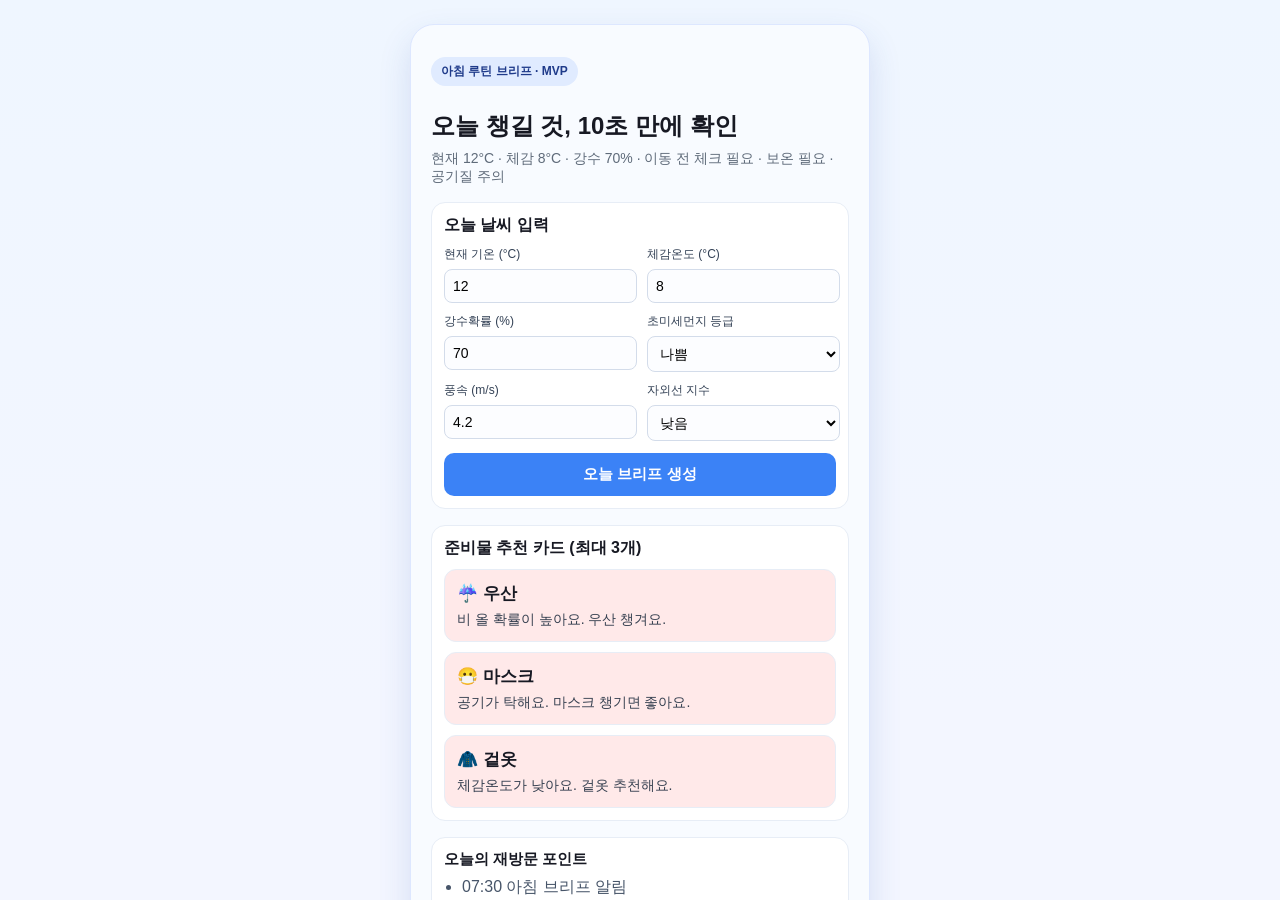
<file: index.html>
<!doctype html>
<html lang="ko">
  <head>
    <meta charset="UTF-8" />
    <meta http-equiv="refresh" content="0; url=./app/index.html" />
    <meta name="viewport" content="width=device-width, initial-scale=1.0" />
    <title>아침 루틴 브리프</title>
  </head>
  <body>
    <p>자동 이동 중입니다. 열리지 않으면 <a href="./app/index.html">여기</a>를 눌러주세요.</p>
  </body>
</html>
</file>
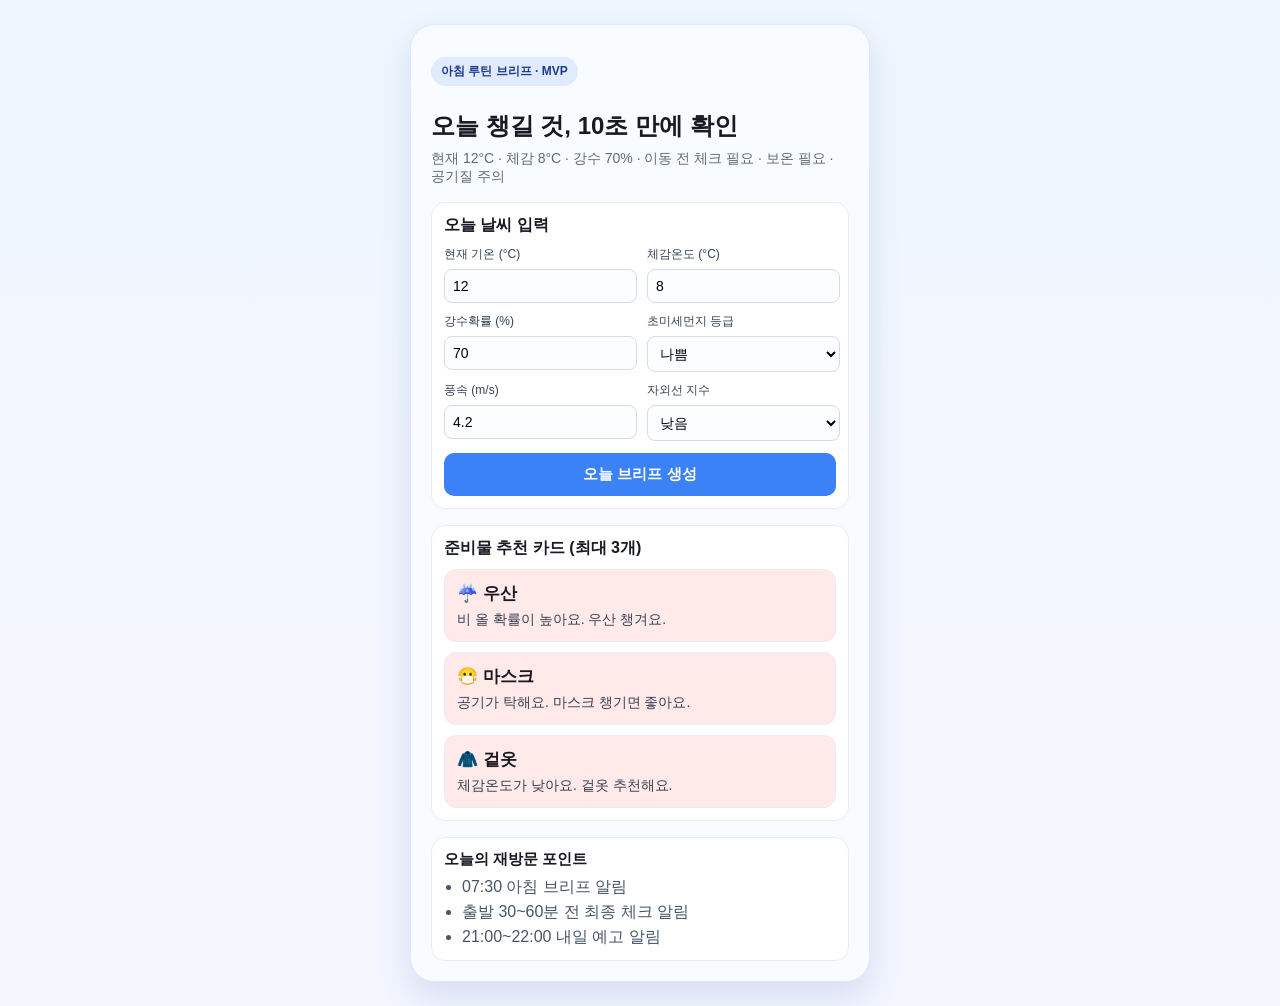
<file: app/index.html>
<!doctype html>
<html lang="ko">
  <head>
    <meta charset="UTF-8" />
    <meta name="viewport" content="width=device-width, initial-scale=1.0" />
    <title>아침 루틴 브리프 - MVP 데모</title>
    <link rel="stylesheet" href="styles.css" />
  </head>
  <body>
    <main class="phone">
      <header class="top">
        <p class="chip">아침 루틴 브리프 · MVP</p>
        <h1>오늘 챙길 것, 10초 만에 확인</h1>
        <p id="summary">데이터를 입력하면 오늘 브리프가 생성됩니다.</p>
      </header>

      <section class="panel" aria-label="날씨 입력">
        <h2>오늘 날씨 입력</h2>
        <div class="grid">
          <label>현재 기온 (°C)
            <input id="temp" type="number" value="12" />
          </label>
          <label>체감온도 (°C)
            <input id="feelsLike" type="number" value="8" />
          </label>
          <label>강수확률 (%)
            <input id="rainChance" type="number" min="0" max="100" value="70" />
          </label>
          <label>초미세먼지 등급
            <select id="dust">
              <option value="good">좋음</option>
              <option value="normal">보통</option>
              <option value="bad" selected>나쁨</option>
              <option value="very-bad">매우 나쁨</option>
            </select>
          </label>
          <label>풍속 (m/s)
            <input id="wind" type="number" min="0" step="0.1" value="4.2" />
          </label>
          <label>자외선 지수
            <select id="uv">
              <option value="low">낮음</option>
              <option value="mid">보통</option>
              <option value="high">높음</option>
              <option value="very-high">매우 높음</option>
            </select>
          </label>
        </div>
        <button id="generate" class="cta">오늘 브리프 생성</button>
      </section>

      <section class="cards-wrap" aria-label="준비물 추천">
        <h2>준비물 추천 카드 (최대 3개)</h2>
        <div id="cards" class="cards"></div>
      </section>

      <section class="touchpoints" aria-label="오늘 터치포인트">
        <h3>오늘의 재방문 포인트</h3>
        <ul>
          <li>07:30 아침 브리프 알림</li>
          <li>출발 30~60분 전 최종 체크 알림</li>
          <li>21:00~22:00 내일 예고 알림</li>
        </ul>
      </section>
    </main>

    <script src="main.js"></script>
  </body>
</html>
</file>
<file: app/styles.css>
:root {
  --bg: #f3f6ff;
  --card: #ffffff;
  --text: #171923;
  --muted: #5f6b7a;
  --safety: #ffe9e9;
  --comfort: #fff6da;
  --behavior: #e8f9ef;
  --primary: #3b82f6;
}

* { box-sizing: border-box; }
body {
  margin: 0;
  background: linear-gradient(180deg, #eff6ff 0%, var(--bg) 70%);
  font-family: -apple-system, BlinkMacSystemFont, "Segoe UI", sans-serif;
  color: var(--text);
  display: grid;
  place-items: start center;
  min-height: 100vh;
  padding: 24px 12px;
}

.phone {
  width: min(460px, 95vw);
  background: #f8fbff;
  border: 1px solid #dde7ff;
  border-radius: 24px;
  padding: 20px;
  box-shadow: 0 14px 32px rgba(49, 81, 172, 0.15);
}

.chip {
  display: inline-block;
  background: #e0ebff;
  color: #1e3a8a;
  padding: 6px 10px;
  border-radius: 999px;
  font-size: 12px;
  font-weight: 700;
}

h1 { margin: 12px 0 8px; font-size: 24px; }
h2 { margin: 0 0 10px; font-size: 16px; }
#summary { margin: 0; color: var(--muted); font-size: 14px; }

.panel,
.cards-wrap,
.touchpoints {
  margin-top: 16px;
  background: #fff;
  border-radius: 14px;
  padding: 12px;
  border: 1px solid #e7edf6;
}

.grid {
  display: grid;
  grid-template-columns: 1fr 1fr;
  gap: 10px;
}

label {
  font-size: 12px;
  color: #334155;
  display: flex;
  flex-direction: column;
  gap: 6px;
}

input,
select {
  border: 1px solid #d3dcea;
  border-radius: 8px;
  padding: 8px;
  font-size: 14px;
  background: #fcfdff;
}

.cards {
  display: grid;
  gap: 10px;
}

.card {
  background: var(--card);
  border-radius: 12px;
  padding: 12px;
  border: 1px solid #e7edf6;
}
.card.safety { background: var(--safety); }
.card.comfort { background: var(--comfort); }
.card.behavior { background: var(--behavior); }
.card h3 { margin: 0 0 6px; font-size: 17px; }
.card p { margin: 0; color: #374151; font-size: 14px; }

.touchpoints h3 { margin: 0 0 8px; font-size: 15px; }
.touchpoints ul { margin: 0; padding-left: 18px; color: #475569; }
.touchpoints li + li { margin-top: 4px; }

.cta {
  width: 100%;
  margin-top: 12px;
  border: 0;
  border-radius: 10px;
  background: var(--primary);
  color: white;
  font-size: 15px;
  font-weight: 700;
  padding: 12px;
  cursor: pointer;
}
</file>
